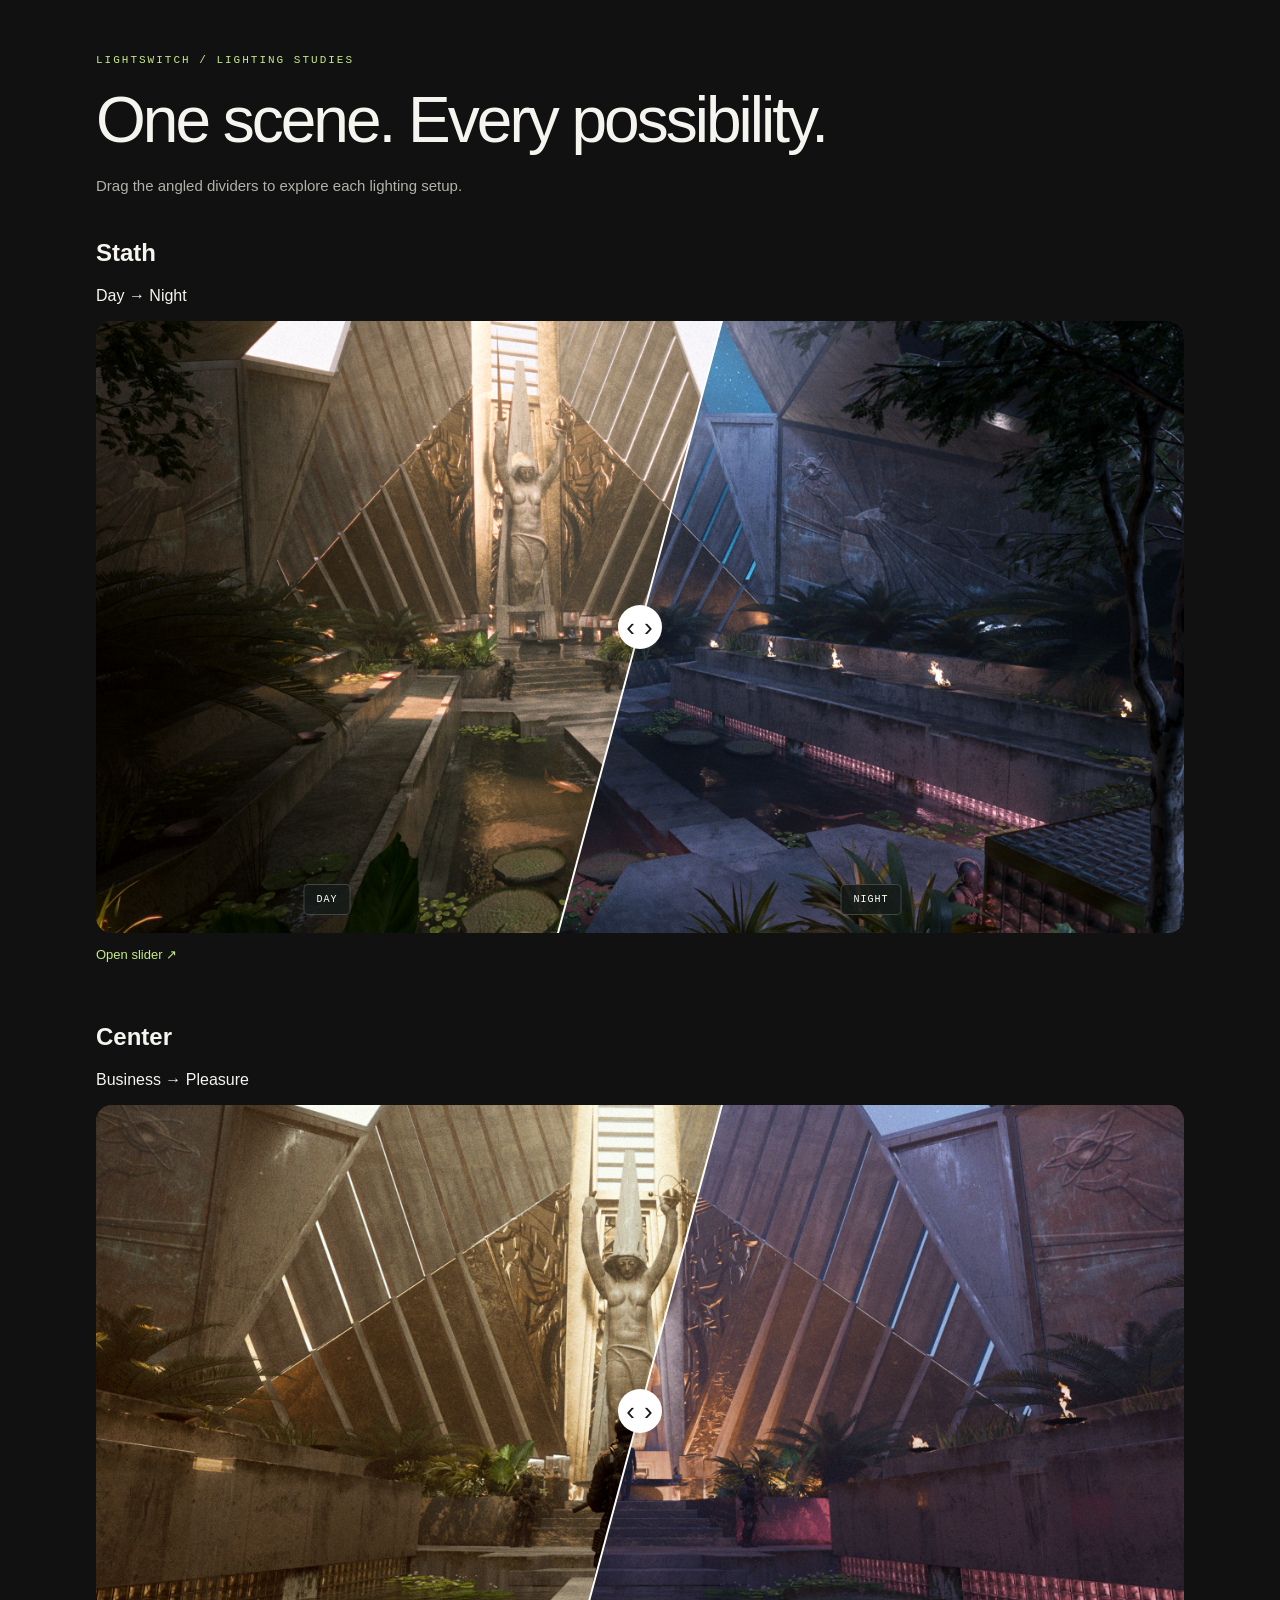
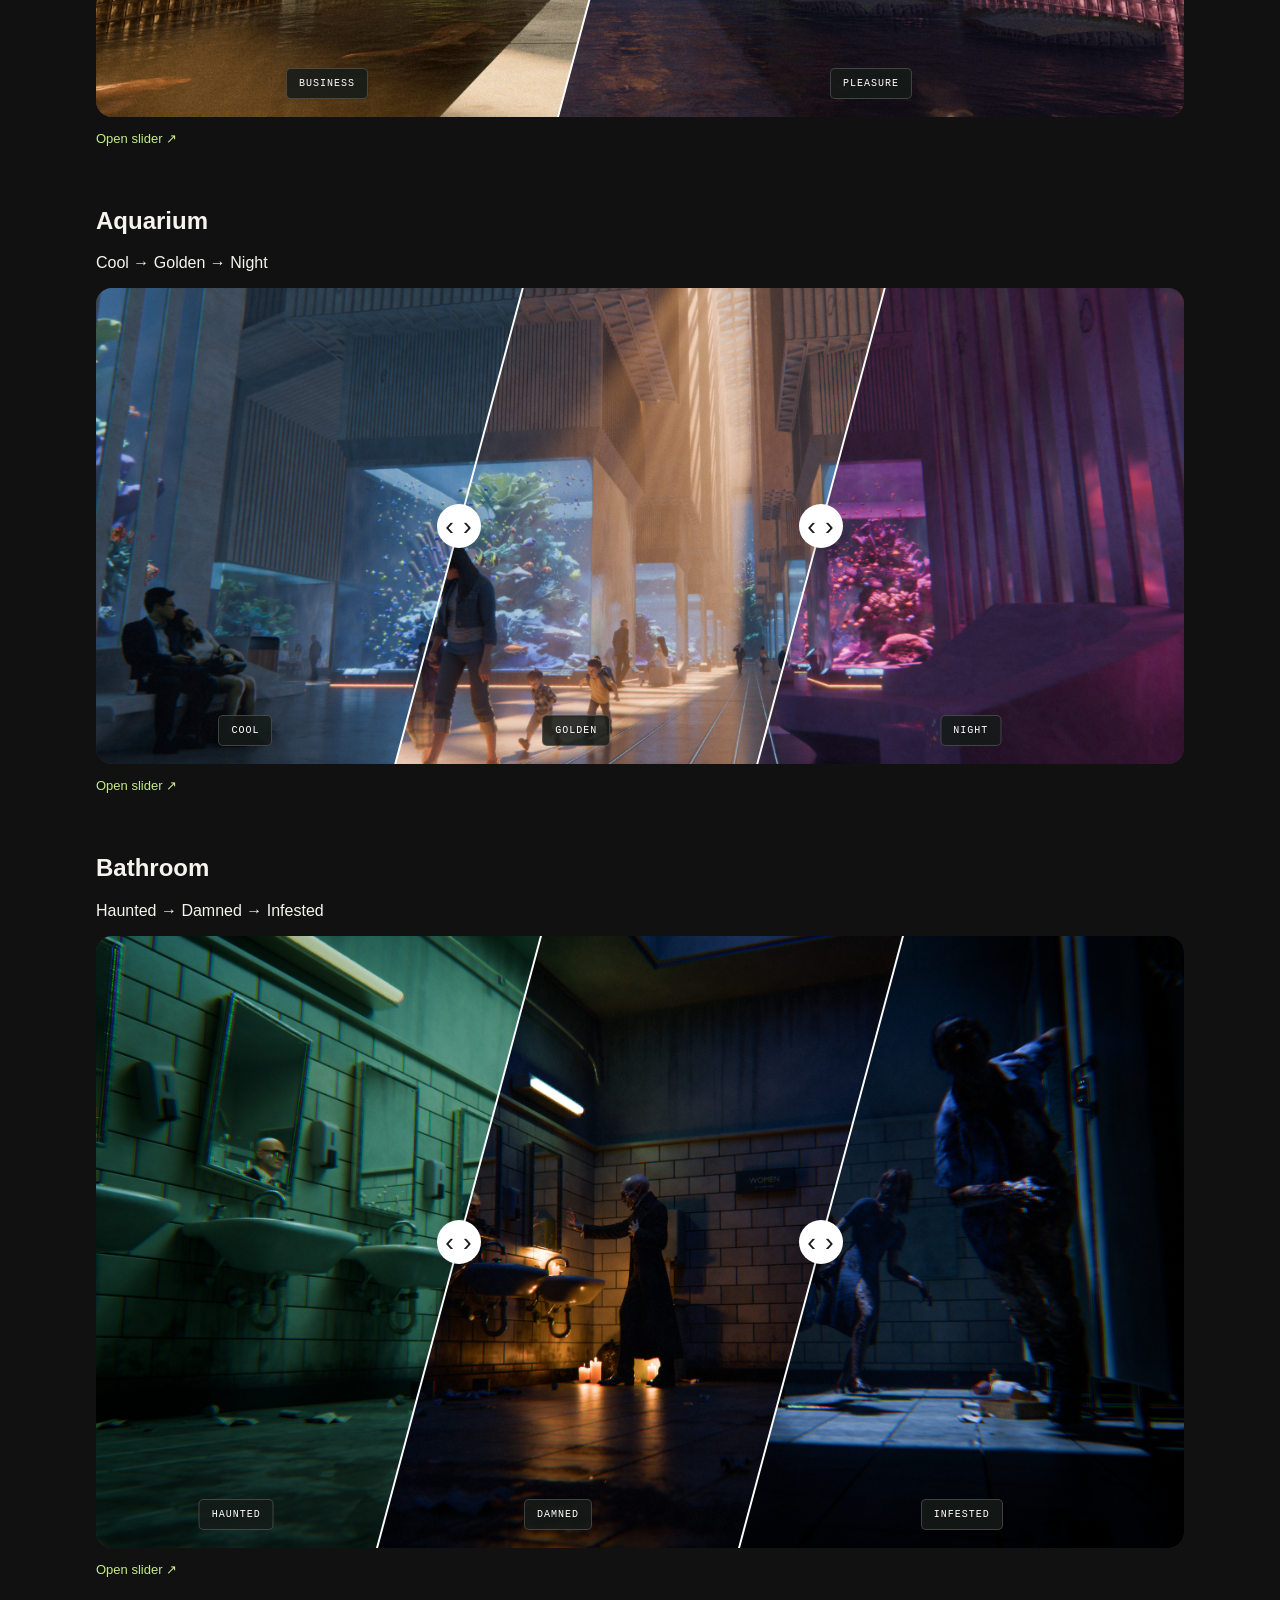
<file: index.html>
<!doctype html><html lang="en"><head><meta charset="utf-8"><meta name="viewport" content="width=device-width,initial-scale=1"><title>LightSwitch lighting comparisons</title><style>:root{color-scheme:dark;font-family:Arial,Helvetica,sans-serif;color:#f5f4ef;background:#101110;font-synthesis:none}*{box-sizing:border-box}body{margin:0}main{max-width:1160px;margin:auto;padding:54px 36px 28px}header{display:flex;justify-content:space-between;align-items:flex-end;margin-bottom:36px;gap:32px}.eyebrow{font:11px monospace;letter-spacing:2px;color:#c6eb86;margin:0 0 22px}h1{font-size:clamp(36px,5vw,66px);letter-spacing:-3px;line-height:1.02;margin:0;font-weight:500}.intro{color:#b0b3a9;line-height:1.7;font-size:15px;margin:0 0 5px}.toolbar{display:flex;justify-content:space-between;align-items:center;margin-bottom:16px}button{font:13px Arial;color:#c7cbc1;background:transparent;border:0;border-radius:6px;padding:10px 14px;cursor:pointer}button:disabled{opacity:.35;cursor:default}.segmented{padding:4px;border:1px solid #363a32;border-radius:9px}.segmented button[aria-pressed=true]{background:#c6eb86;color:#15200b}button:focus-visible,summary:focus-visible,a:focus-visible{outline:2px solid #c6eb86;outline-offset:4px}image-compare{display:block;position:relative;isolation:isolate;width:100%;aspect-ratio:16/9;overflow:hidden;border-radius:16px;background:#252a28;touch-action:pan-y;user-select:none;cursor:ew-resize}image-compare .layer{position:absolute;inset:0;background:#252a28}image-compare img{width:100%;height:100%;object-fit:contain;display:block;pointer-events:none}.divider{position:absolute;top:0;bottom:0;width:2px;background:#fff;transform:translateX(-50%);outline:none;z-index:4;touch-action:pan-y}.divider:before{content:'';position:absolute;inset:0 -15px}.grip{position:absolute;top:50%;left:50%;transform:translate(-50%,-50%);display:grid;place-content:center;border-radius:50%;width:44px;height:44px;color:#171b18;background:#fff;font-size:26px;letter-spacing:1px;box-shadow:0 3px 20px #0003}.divider:focus-visible .grip{outline:3px solid #c6eb86;outline-offset:4px}.image-label{position:absolute;bottom:18px;transform:translateX(-50%);font:10px monospace;letter-spacing:1px;text-transform:uppercase;white-space:nowrap;overflow:hidden;text-overflow:ellipsis;padding:9px 12px;border:1px solid #ffffff30;border-radius:5px;background:#151b19dc;color:white;pointer-events:none;z-index:3}.image-error{position:absolute;inset:25% 20%;color:white;font-size:14px;line-height:1.5}.caption{display:flex;justify-content:space-between;gap:15px;font:11px monospace;color:#969c90;margin:17px 0 32px}.setup{border-block:1px solid #33372f;padding:20px 0}.setup summary{cursor:pointer;list-style:none;font-size:14px}.setup summary span{float:right;color:#c6eb86}.setup p{color:#a6ada0;font-size:13px;line-height:1.6;max-width:760px}#uploads{display:flex;gap:14px}.upload{flex:1;min-width:0;padding:15px;background:#1c201b;border-radius:8px;font-size:12px}.upload[hidden]{display:none}input{display:block;max-width:100%;font-size:11px;margin-top:14px}footer{display:flex;justify-content:space-between;margin-top:25px;font:10px monospace;letter-spacing:1px;color:#899180}a{color:#c6eb86;text-decoration:none}.embed{background:transparent;min-height:100dvh;display:grid;align-items:center}.embed image-compare{max-height:100dvh;border-radius:12px}@media(max-width:600px){main{padding:30px 16px}header{display:block;margin-bottom:24px}h1{letter-spacing:-1.5px}.intro{margin-top:18px;font-size:13px}.caption{font-size:9px}.caption span:last-child{display:none}.image-label{font-size:8px;padding:6px;bottom:10px;letter-spacing:0}.grip{width:36px;height:36px}#uploads{flex-direction:column}image-compare{border-radius:10px}button{padding:9px 11px;font-size:12px}}
</style></head><body><script>class ImageCompare extends HTMLElement {
  configure(config) {
    this.controller?.abort();
    this.resizeObserver?.disconnect();
    this.controller = new AbortController();
    const signal = this.controller.signal;
    if (!config || !Array.isArray(config.images) || ![2, 3].includes(config.images.length)) {
      this.textContent = 'Set two or three images in config.js.';
      return;
    }
    this.replaceChildren();
    this.images = config.images;
    this.angle = Math.max(-30, Math.min(30, Number(config.dividerAngle) || 0));
    this.style.aspectRatio = config.aspectRatio || '16 / 9';
    this.setAttribute('role', 'group');
    this.setAttribute('aria-label', 'Interactive image comparison');
    this.points = this.images.length === 3 ? [33.33, 66.67] : [50];
    this.layers = this.images.map((item) => {
      const layer = document.createElement('div'); layer.className = 'layer';
      const img = document.createElement('img');
      img.alt = item.alt || item.label; img.draggable = false;
      img.addEventListener('error', () => { const error = document.createElement('span'); error.className = 'image-error'; error.textContent = `Could not load ${item.label}. Check the image path in config.js.`; layer.append(error); }, {signal});
      img.src = item.src; layer.append(img); this.append(layer); return layer;
    });
    this.labels = this.images.map(item => {
      const label = document.createElement('span'); label.className = 'image-label'; label.textContent = item.label; this.append(label); return label;
    });
    this.handles = this.points.map((_, index) => {
      const handle = document.createElement('div'); handle.className = 'divider'; handle.tabIndex = 0;
      handle.setAttribute('role', 'slider'); handle.setAttribute('aria-orientation', 'horizontal');
      handle.setAttribute('aria-label', `${this.images[index].label} / ${this.images[index+1].label} divider`);
      const grip = document.createElement('span'); grip.className = 'grip'; grip.textContent = '‹ ›'; grip.setAttribute('aria-hidden','true'); handle.append(grip);
      handle.addEventListener('keydown', e => {
        const step = e.shiftKey ? 10 : 1;
        const [min,max] = this.bounds(index);
        const values = {ArrowLeft: this.points[index]-step, ArrowRight: this.points[index]+step, ArrowDown: this.points[index]-step, ArrowUp: this.points[index]+step, Home:min, End:max};
        if (e.key in values) { e.preventDefault(); this.move(index,values[e.key]); }
      }, {signal});
      this.append(handle); return handle;
    });
    let active = null, startX = 0, startPoint = 0;
    const movePointer = e => {const box = this.getBoundingClientRect(); this.move(active, startPoint + (e.clientX-startX)/box.width*100);};
    this.addEventListener('pointerdown', e => {
      if (!e.isPrimary || e.button !== 0) return;
      const box = this.getBoundingClientRect(); const x = (e.clientX-box.left)/box.width*100;
      const hit = this.handles.findIndex(h => h.contains(e.target));
      const y = (e.clientY-box.top)/box.height;
      const distances = this.points.map((p,i) => Math.abs(p + this.offset(i)*(1-2*y)-x));
      active = hit >= 0 ? hit : distances.indexOf(Math.min(...distances));
      if (hit < 0) this.move(active,x-this.offset(active)*(1-2*y));
      startX=e.clientX; startPoint=this.points[active];
      this.setPointerCapture(e.pointerId); this.handles[active].focus({preventScroll:true});
    }, {signal});
    this.addEventListener('pointermove', e => { if (active !== null && this.hasPointerCapture(e.pointerId)) movePointer(e); }, {signal});
    ['pointerup','pointercancel','lostpointercapture'].forEach(type => this.addEventListener(type, () => {active=null;}, {signal}));
    this.resizeObserver = new ResizeObserver(() => this.paint());
    this.resizeObserver.observe(this);
    this.paint();
  }
  bounds(index) { return [index===0 ? 0 : this.points[index-1]+6, index===this.points.length-1 ? 100 : this.points[index+1]-6]; }
  offset(index) {
    const box=this.getBoundingClientRect();
    const amount=box.width ? Math.tan(this.angle*Math.PI/180)*box.height/box.width*50 : 0;
    // Ease the slant to vertical at the edges, allowing a complete reveal.
    return Math.sign(amount)*Math.min(Math.abs(amount),this.points[index],100-this.points[index]);
  }
  move(index,value) {const [min,max]=this.bounds(index); this.points[index]=Math.max(min,Math.min(max,value)); this.paint();}
  reset() {this.points = this.images.length===3 ? [33.33,66.67] : [50]; this.paint();}
  paint() {
    const top = [0,...this.points.map((p,i)=>p+this.offset(i)),100];
    const bottom = [0,...this.points.map((p,i)=>p-this.offset(i)),100];
    const edges = bottom;
    this.layers.forEach((layer,i) => {layer.style.clipPath=`polygon(${top[i]}% 0, ${top[i+1]}% 0, ${bottom[i+1]}% 100%, ${bottom[i]}% 100%)`;});
    this.labels.forEach((label,i) => {label.style.left=`${(edges[i]+edges[i+1])/2}%`; label.style.maxWidth=`calc(${edges[i+1]-edges[i]}% - 12px)`; label.style.visibility=edges[i+1]-edges[i]<9 ? 'hidden' : 'visible';});
    this.handles.forEach((handle,i) => {
      handle.style.left=`${this.points[i]}%`;
      const box=this.getBoundingClientRect();
      const skew=box.height ? Math.atan(-2*this.offset(i)/100*box.width/box.height)*180/Math.PI : 0;
      handle.style.transform=`translateX(-50%) skewX(${skew}deg)`;
      handle.querySelector('.grip').style.transform=`translate(-50%,-50%) skewX(${-skew}deg)`;
      const [min,max]=this.bounds(i);
      handle.setAttribute('aria-valuemin',min.toFixed(2)); handle.setAttribute('aria-valuemax',max.toFixed(2));
      handle.setAttribute('aria-valuenow',this.points[i].toFixed(2)); handle.setAttribute('aria-valuetext',`${Math.round(this.points[i])}% from the left`);
    });
  }
  disconnectedCallback() {this.controller?.abort(); this.resizeObserver?.disconnect();}
}
customElements.define('image-compare',ImageCompare);


const configs={"stath": {"title": "Stath", "aspectRatio": "16 / 9", "dividerAngle": 15, "images": [{"src": "https://gentlemendirectors.github.io/Slider/01-stath-and-slider-code/stath/images/Stath_Day_00000.webp", "label": "Day", "alt": "Stath scene \u2014 Day variation"}, {"src": "https://gentlemendirectors.github.io/Slider/01-stath-and-slider-code/stath/images/Stath_Night_00000.webp", "label": "Night", "alt": "Stath scene \u2014 Night variation"}]}, "center": {"title": "Center", "aspectRatio": "16 / 9", "dividerAngle": 15, "images": [{"src": "https://gentlemendirectors.github.io/Slider/02-center/center/images/Stath_Center_Day_2_00000.webp", "label": "Business", "alt": "Center scene \u2014 Business variation"}, {"src": "https://gentlemendirectors.github.io/Slider/02-center/center/images/Stath_Center_Night_2_00000.webp", "label": "Pleasure", "alt": "Center scene \u2014 Pleasure variation"}]}, "aquarium": {"title": "Aquarium", "aspectRatio": "16 / 7", "dividerAngle": 15, "images": [{"src": "https://gentlemendirectors.github.io/Slider/03-aquarium/image-compare/images/AQ1.webp", "label": "Cool", "alt": "Aquarium scene \u2014 Cool variation"}, {"src": "https://gentlemendirectors.github.io/Slider/03-aquarium/image-compare/images/AQ2.webp", "label": "Golden", "alt": "Aquarium scene \u2014 Golden variation"}, {"src": "https://gentlemendirectors.github.io/Slider/03-aquarium/image-compare/images/AQ3.webp", "label": "Night", "alt": "Aquarium scene \u2014 Night variation"}]}, "bathroom": {"title": "Bathroom", "aspectRatio": "16 / 9", "dividerAngle": 15, "images": [{"src": "https://gentlemendirectors.github.io/Slider/04-bathroom-and-homepage/bathroom/images/Bathroom1.webp", "label": "Haunted", "alt": "Bathroom scene \u2014 Haunted variation"}, {"src": "https://gentlemendirectors.github.io/Slider/04-bathroom-and-homepage/bathroom/images/Bathroom2.webp", "label": "Damned", "alt": "Bathroom scene \u2014 Damned variation"}, {"src": "https://gentlemendirectors.github.io/Slider/04-bathroom-and-homepage/bathroom/images/Bathroom3.webp", "label": "Infested", "alt": "Bathroom scene \u2014 Infested variation"}]}};
const key=new URLSearchParams(location.search).get('scene');
if(key && configs[key]) {
  document.body.className='embed';
  document.title=configs[key].title+' lighting comparison';
  const viewer=document.createElement('image-compare');
  document.body.append(viewer); viewer.configure(configs[key]);
} else {
  const main=document.createElement('main');
  main.innerHTML='<p class="eyebrow">LIGHTSWITCH / LIGHTING STUDIES</p><h1>One scene. Every possibility.</h1><p class="intro" style="margin-top:20px">Drag the angled dividers to explore each lighting setup.</p>';
  for(const [id,config] of Object.entries(configs)) {
    const section=document.createElement('section'); section.style.margin='40px 0 60px';
    const heading=document.createElement('h2'); heading.textContent=config.title;
    const labels=document.createElement('p'); labels.textContent=config.images.map(i=>i.label).join(' → ');
    const frame=document.createElement('iframe'); frame.src='?scene='+id; frame.title=config.title+' lighting comparison'; frame.loading='lazy'; frame.style.cssText='display:block;width:100%;border:0;border-radius:16px;aspect-ratio:'+config.aspectRatio;
    const link=document.createElement('a'); link.href='?scene='+id; link.textContent='Open slider ↗'; link.style.cssText='display:inline-block;margin-top:14px;font-size:13px';
    section.append(heading,labels,frame,link); main.append(section);
  }
  document.body.append(main);
}
</script></body></html>
</file>
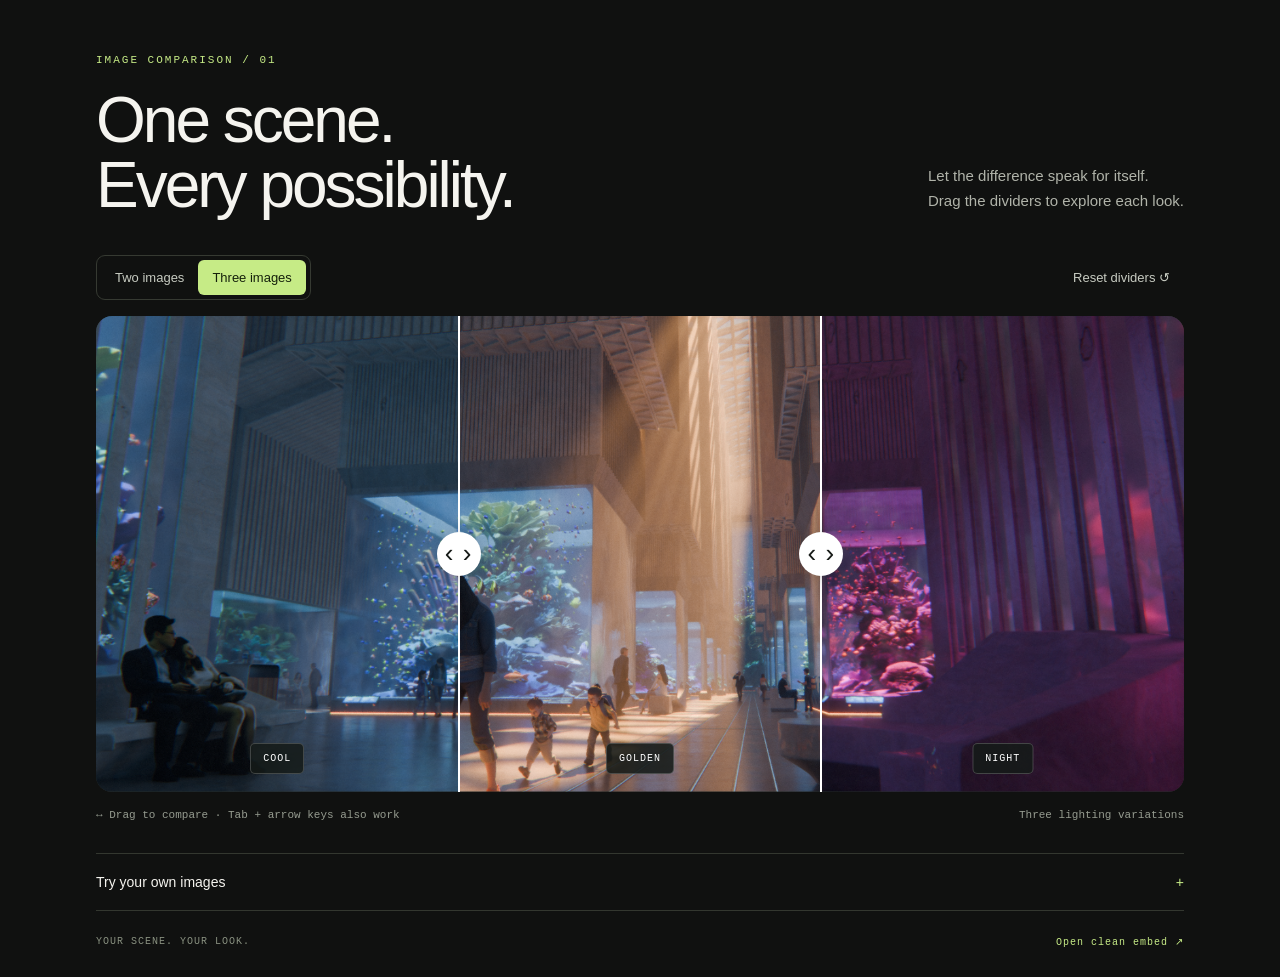
<file: image-compare/index.html>
<!doctype html>
<html lang="en">
<head>
  <meta charset="utf-8"><meta name="viewport" content="width=device-width, initial-scale=1">
  <title>Image comparison studio</title>
  <link rel="stylesheet" href="style.css">
  <script src="config.js" defer></script><script src="compare.js" defer></script><script src="studio.js" defer></script>
</head>
<body class="studio">
<main>
  <header><div><p class="eyebrow">IMAGE COMPARISON / 01</p><h1>One scene.<br>Every possibility.</h1></div><p class="intro">Let the difference speak for itself.<br>Drag the dividers to explore each look.</p></header>
  <div class="toolbar"><div class="segmented" aria-label="Number of variations"><button data-count="2" aria-pressed="false">Two images</button><button data-count="3" aria-pressed="true">Three images</button></div><button id="reset">Reset dividers ↺</button></div>
  <image-compare></image-compare>
  <div class="caption"><span>↔ Drag to compare · Tab + arrow keys also work</span><span>Three lighting variations</span></div>
  <details class="setup"><summary>Try your own images <span>+</span></summary><p>Choose matching renders with the same dimensions and camera position. These previews stay in this browser and are not saved. To publish, update config.js and the images folder as described in README.md.</p><div id="uploads"></div><p id="notice" role="status"></p></details>
  <footer>YOUR SCENE. YOUR LOOK.<a href="embed.html" target="_blank" rel="noopener">Open clean embed ↗</a></footer>
</main>
</body></html>
</file>
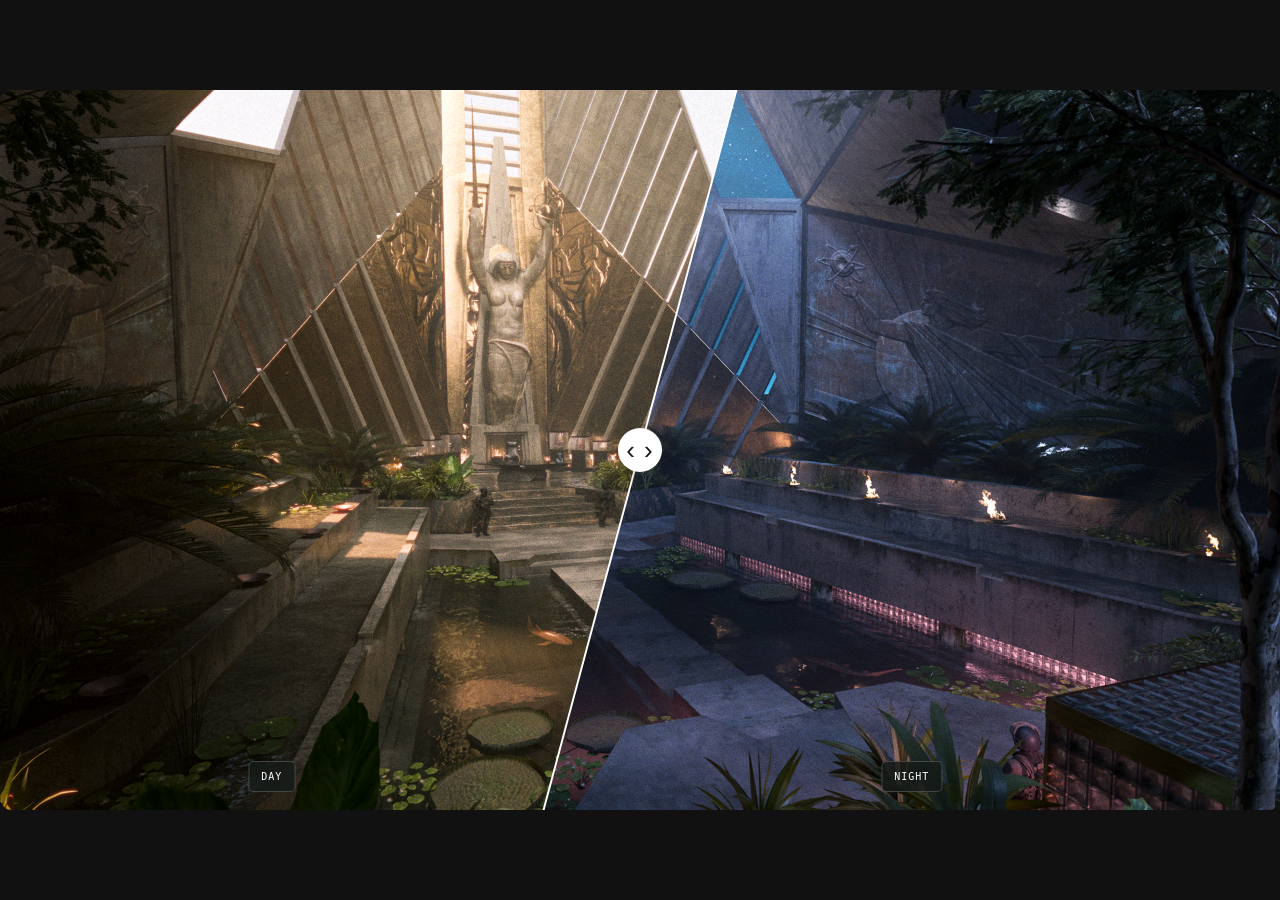
<file: 01-stath-and-slider-code/stath/index.html>
<!doctype html>
<html lang="en"><head><meta charset="utf-8"><meta name="viewport" content="width=device-width,initial-scale=1"><title>Stath lighting comparison</title><link rel="stylesheet" href="../comparison-assets/style.css?v=angled1"><script src="config.js?v=angled1" defer></script><script src="../comparison-assets/compare.js?v=angled1" defer></script><script src="../comparison-assets/embed.js?v=angled1" defer></script></head><body class="embed"><image-compare></image-compare></body></html>
</file>
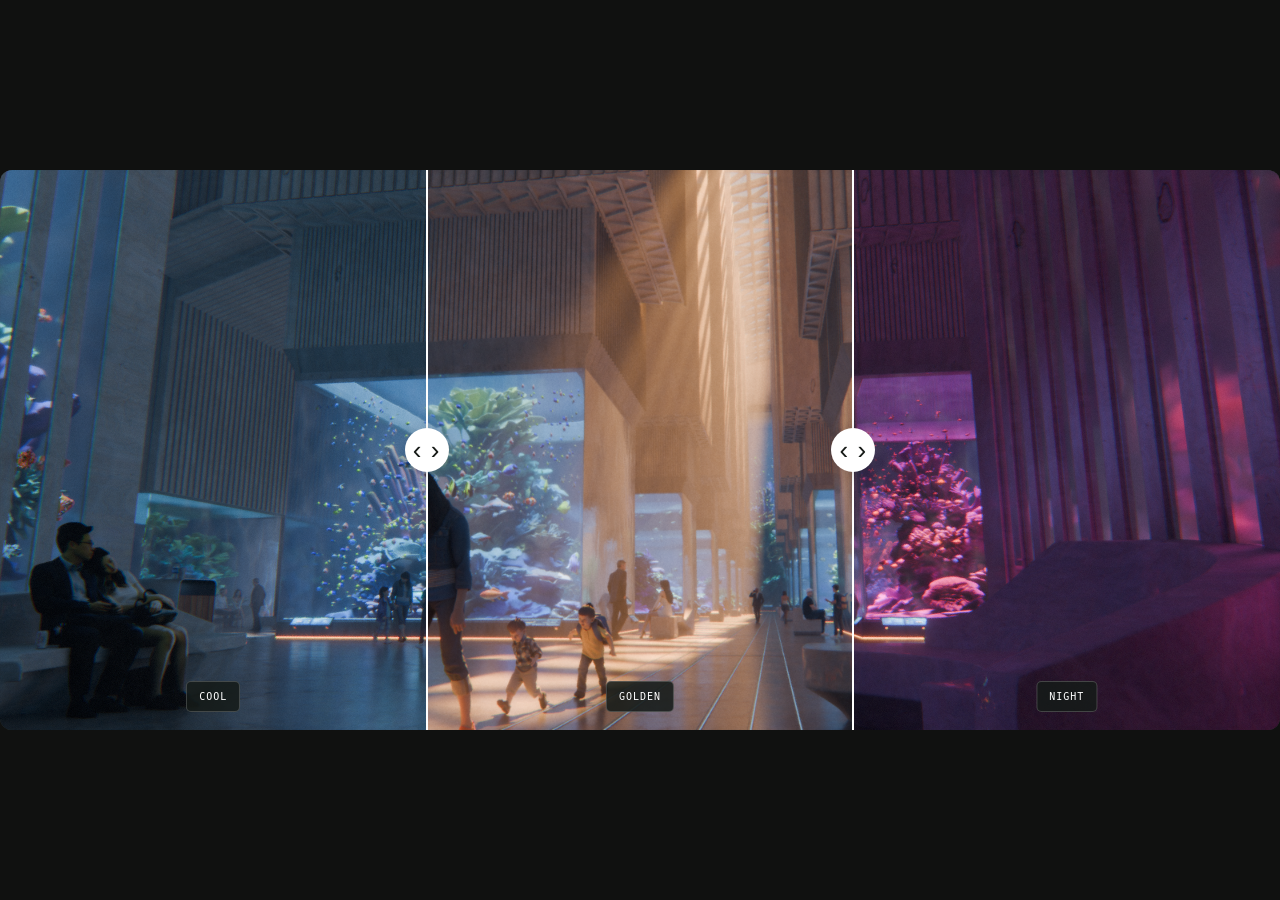
<file: image-compare/embed.html>
<!doctype html>
<html lang="en"><head><meta charset="utf-8"><meta name="viewport" content="width=device-width, initial-scale=1"><title>Image comparison</title><link rel="stylesheet" href="style.css"><script src="config.js" defer></script><script src="compare.js" defer></script><script src="embed.js" defer></script></head><body class="embed"><image-compare></image-compare></body></html>
</file>
<file: image-compare/style.css>
:root{color-scheme:dark;font-family:Arial,Helvetica,sans-serif;color:#f5f4ef;background:#101110;font-synthesis:none}*{box-sizing:border-box}body{margin:0}main{max-width:1160px;margin:auto;padding:54px 36px 28px}header{display:flex;justify-content:space-between;align-items:flex-end;margin-bottom:36px;gap:32px}.eyebrow{font:11px monospace;letter-spacing:2px;color:#c6eb86;margin:0 0 22px}h1{font-size:clamp(36px,5vw,66px);letter-spacing:-3px;line-height:1.02;margin:0;font-weight:500}.intro{color:#b0b3a9;line-height:1.7;font-size:15px;margin:0 0 5px}.toolbar{display:flex;justify-content:space-between;align-items:center;margin-bottom:16px}button{font:13px Arial;color:#c7cbc1;background:transparent;border:0;border-radius:6px;padding:10px 14px;cursor:pointer}button:disabled{opacity:.35;cursor:default}.segmented{padding:4px;border:1px solid #363a32;border-radius:9px}.segmented button[aria-pressed=true]{background:#c6eb86;color:#15200b}button:focus-visible,summary:focus-visible,a:focus-visible{outline:2px solid #c6eb86;outline-offset:4px}image-compare{display:block;position:relative;isolation:isolate;width:100%;aspect-ratio:16/9;overflow:hidden;border-radius:16px;background:#252a28;touch-action:pan-y;user-select:none;cursor:ew-resize}image-compare .layer{position:absolute;inset:0;background:#252a28}image-compare img{width:100%;height:100%;object-fit:contain;display:block;pointer-events:none}.divider{position:absolute;top:0;bottom:0;width:2px;background:#fff;transform:translateX(-50%);outline:none;z-index:4;touch-action:pan-y}.divider:before{content:'';position:absolute;inset:0 -15px}.grip{position:absolute;top:50%;left:50%;transform:translate(-50%,-50%);display:grid;place-content:center;border-radius:50%;width:44px;height:44px;color:#171b18;background:#fff;font-size:26px;letter-spacing:1px;box-shadow:0 3px 20px #0003}.divider:focus-visible .grip{outline:3px solid #c6eb86;outline-offset:4px}.image-label{position:absolute;bottom:18px;transform:translateX(-50%);font:10px monospace;letter-spacing:1px;text-transform:uppercase;white-space:nowrap;overflow:hidden;text-overflow:ellipsis;padding:9px 12px;border:1px solid #ffffff30;border-radius:5px;background:#151b19dc;color:white;pointer-events:none;z-index:3}.image-error{position:absolute;inset:25% 20%;color:white;font-size:14px;line-height:1.5}.caption{display:flex;justify-content:space-between;gap:15px;font:11px monospace;color:#969c90;margin:17px 0 32px}.setup{border-block:1px solid #33372f;padding:20px 0}.setup summary{cursor:pointer;list-style:none;font-size:14px}.setup summary span{float:right;color:#c6eb86}.setup p{color:#a6ada0;font-size:13px;line-height:1.6;max-width:760px}#uploads{display:flex;gap:14px}.upload{flex:1;min-width:0;padding:15px;background:#1c201b;border-radius:8px;font-size:12px}.upload[hidden]{display:none}input{display:block;max-width:100%;font-size:11px;margin-top:14px}footer{display:flex;justify-content:space-between;margin-top:25px;font:10px monospace;letter-spacing:1px;color:#899180}a{color:#c6eb86;text-decoration:none}.embed{background:transparent;min-height:100dvh;display:grid;align-items:center}.embed image-compare{max-height:100dvh;border-radius:12px}@media(max-width:600px){main{padding:30px 16px}header{display:block;margin-bottom:24px}h1{letter-spacing:-1.5px}.intro{margin-top:18px;font-size:13px}.caption{font-size:9px}.caption span:last-child{display:none}.image-label{font-size:8px;padding:6px;bottom:10px;letter-spacing:0}.grip{width:36px;height:36px}#uploads{flex-direction:column}image-compare{border-radius:10px}button{padding:9px 11px;font-size:12px}}
</file>
<file: 01-stath-and-slider-code/comparison-assets/style.css>
:root{color-scheme:dark;font-family:Arial,Helvetica,sans-serif;color:#f5f4ef;background:#101110;font-synthesis:none}*{box-sizing:border-box}body{margin:0}main{max-width:1160px;margin:auto;padding:54px 36px 28px}header{display:flex;justify-content:space-between;align-items:flex-end;margin-bottom:36px;gap:32px}.eyebrow{font:11px monospace;letter-spacing:2px;color:#c6eb86;margin:0 0 22px}h1{font-size:clamp(36px,5vw,66px);letter-spacing:-3px;line-height:1.02;margin:0;font-weight:500}.intro{color:#b0b3a9;line-height:1.7;font-size:15px;margin:0 0 5px}.toolbar{display:flex;justify-content:space-between;align-items:center;margin-bottom:16px}button{font:13px Arial;color:#c7cbc1;background:transparent;border:0;border-radius:6px;padding:10px 14px;cursor:pointer}button:disabled{opacity:.35;cursor:default}.segmented{padding:4px;border:1px solid #363a32;border-radius:9px}.segmented button[aria-pressed=true]{background:#c6eb86;color:#15200b}button:focus-visible,summary:focus-visible,a:focus-visible{outline:2px solid #c6eb86;outline-offset:4px}image-compare{display:block;position:relative;isolation:isolate;width:100%;aspect-ratio:16/9;overflow:hidden;border-radius:16px;background:#252a28;touch-action:pan-y;user-select:none;cursor:ew-resize}image-compare .layer{position:absolute;inset:0;background:#252a28}image-compare img{width:100%;height:100%;object-fit:contain;display:block;pointer-events:none}.divider{position:absolute;top:0;bottom:0;width:2px;background:#fff;transform:translateX(-50%);outline:none;z-index:4;touch-action:pan-y}.divider:before{content:'';position:absolute;inset:0 -15px}.grip{position:absolute;top:50%;left:50%;transform:translate(-50%,-50%);display:grid;place-content:center;border-radius:50%;width:44px;height:44px;color:#171b18;background:#fff;font-size:26px;letter-spacing:1px;box-shadow:0 3px 20px #0003}.divider:focus-visible .grip{outline:3px solid #c6eb86;outline-offset:4px}.image-label{position:absolute;bottom:18px;transform:translateX(-50%);font:10px monospace;letter-spacing:1px;text-transform:uppercase;white-space:nowrap;overflow:hidden;text-overflow:ellipsis;padding:9px 12px;border:1px solid #ffffff30;border-radius:5px;background:#151b19dc;color:white;pointer-events:none;z-index:3}.image-error{position:absolute;inset:25% 20%;color:white;font-size:14px;line-height:1.5}.caption{display:flex;justify-content:space-between;gap:15px;font:11px monospace;color:#969c90;margin:17px 0 32px}.setup{border-block:1px solid #33372f;padding:20px 0}.setup summary{cursor:pointer;list-style:none;font-size:14px}.setup summary span{float:right;color:#c6eb86}.setup p{color:#a6ada0;font-size:13px;line-height:1.6;max-width:760px}#uploads{display:flex;gap:14px}.upload{flex:1;min-width:0;padding:15px;background:#1c201b;border-radius:8px;font-size:12px}.upload[hidden]{display:none}input{display:block;max-width:100%;font-size:11px;margin-top:14px}footer{display:flex;justify-content:space-between;margin-top:25px;font:10px monospace;letter-spacing:1px;color:#899180}a{color:#c6eb86;text-decoration:none}.embed{background:transparent;min-height:100dvh;display:grid;align-items:center}.embed image-compare{max-height:100dvh;border-radius:12px}@media(max-width:600px){main{padding:30px 16px}header{display:block;margin-bottom:24px}h1{letter-spacing:-1.5px}.intro{margin-top:18px;font-size:13px}.caption{font-size:9px}.caption span:last-child{display:none}.image-label{font-size:8px;padding:6px;bottom:10px;letter-spacing:0}.grip{width:36px;height:36px}#uploads{flex-direction:column}image-compare{border-radius:10px}button{padding:9px 11px;font-size:12px}}
</file>
